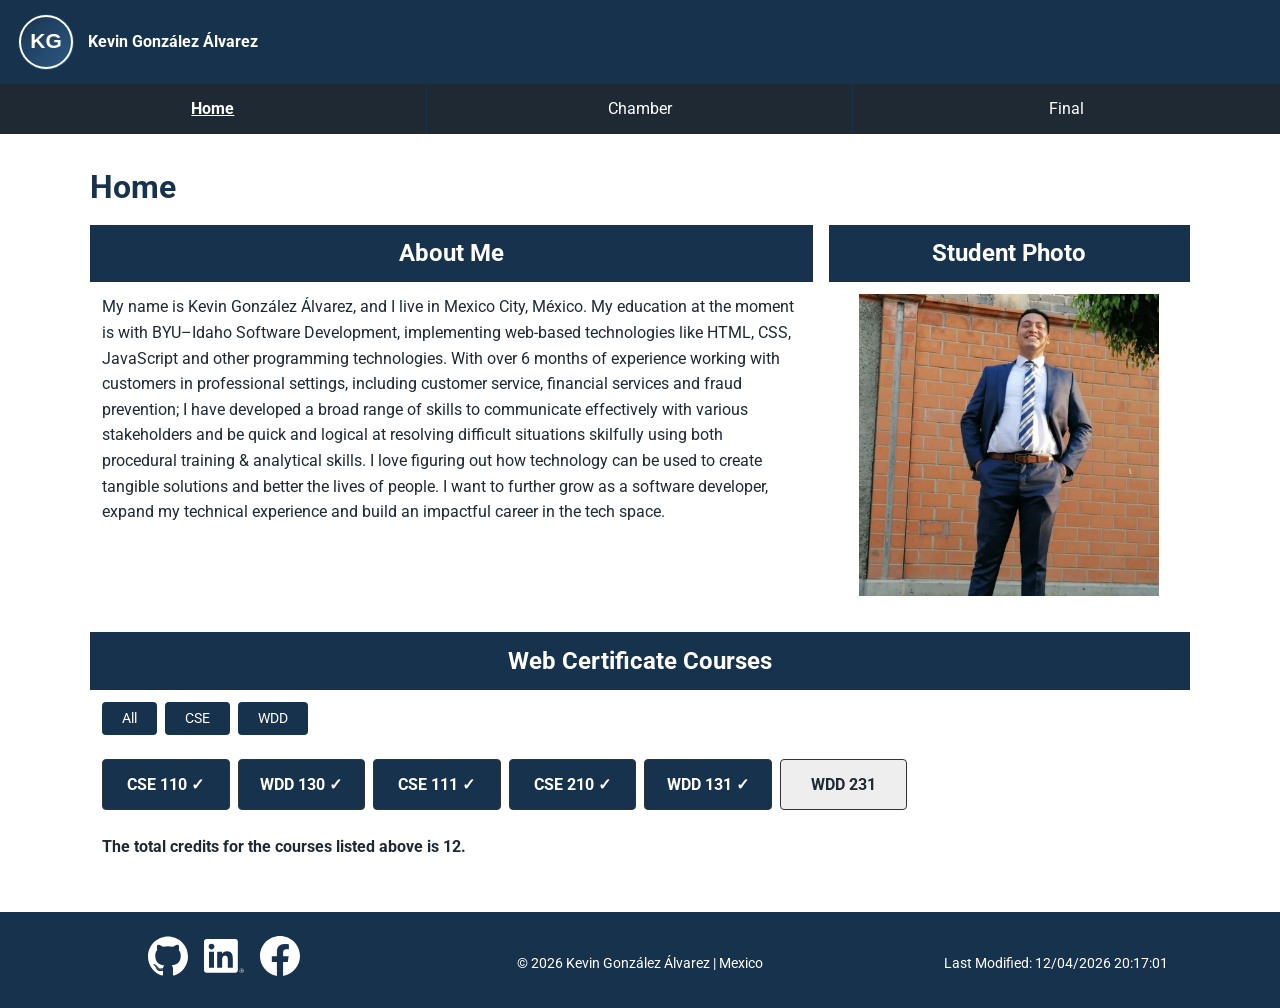
<file: index.html>
<!DOCTYPE html>
<html lang="en">
<head>
  <meta charset="UTF-8">
  <meta name="viewport" content="width=device-width, initial-scale=1.0">
  <meta name="description" content="WDD 231 course home page for Kevin González Álvarez.">
  <meta name="author" content="Kevin González Álvarez">
  <meta property="og:title" content="WDD 231 Course Home Page | Kevin González Álvarez">
  <meta property="og:description" content="Course home page for Kevin González Álvarez featuring web development projects and certificate courses.">
  <meta property="og:image" content="https://kevingonzalezalvarez.github.io/wdd231/images/social-preview.jpg">
  <meta property="og:url" content="https://kevingonzalezalvarez.github.io/wdd231/">
  <title>WDD 231 Course Home Page | Kevin González Álvarez</title>
  <link rel="icon" href="favicon.ico">
  <link rel="preconnect" href="https://fonts.googleapis.com">
  <link rel="preconnect" href="https://fonts.gstatic.com" crossorigin>
  <link href="https://fonts.googleapis.com/css2?family=Roboto:wght@400;700&display=swap" rel="stylesheet">
  <link rel="stylesheet" href="styles/small.css">
  <link rel="stylesheet" href="styles/larger.css">
  <script src="scripts/navigation.js" defer></script>
  <script src="scripts/date.js" defer></script>
  <script src="scripts/course.js" defer></script>
</head>
<body>
  <header>
    <img src="images/logo.svg" alt="Site logo" width="60" height="60">
    <span>Kevin González Álvarez</span>
    <button
      id="menu-button"
      type="button"
      aria-label="Open navigation menu"
      aria-expanded="false"
    >☰</button>
  </header>

  <nav id="navigation">
    <ul>
      <li><a href="index.html" class="active">Home</a></li>
      <li><a href="chamber/index.html">Chamber</a></li>
      <li><a href="wdd231-projects/index.html">Final</a></li>
    </ul>
  </nav>

  <main>
    <h1>Home</h1>

    <div class="main-grid">
      <section class="about">
        <h2>About Me</h2>
        <p>
          My name is Kevin González Álvarez, and I live in Mexico City, México. My education at the moment is with BYU–Idaho Software Development, implementing web-based technologies like HTML, CSS, JavaScript and other programming technologies. With over 6 months of experience working with customers in professional settings, including customer service, financial services and fraud prevention; I have developed a broad range of skills to communicate effectively with various stakeholders and be quick and logical at resolving difficult situations skilfully using both procedural training & analytical skills. I love figuring out how technology can be used to create tangible solutions and better the lives of people. I want to further grow as a software developer, expand my technical experience and build an impactful career in the tech space.
        </p>
      </section>

      <section class="photo">
        <h2>Student Photo</h2>
        <img
          src="images/profile.webp"
          alt="Kevin González Álvarez"
          width="300"
          height="400"
        >
      </section>
    </div>

    <section class="courses">
      <h2>Web Certificate Courses</h2>

      <div class="course-filters">
        <button id="all-courses" type="button">All</button>
        <button id="cse-courses" type="button">CSE</button>
        <button id="wdd-courses" type="button">WDD</button>
      </div>

      <div id="course-list"></div>

      <p class="credits-total">
        The total credits for the courses listed above is
        <span id="total-credits"></span>.
      </p>
    </section>
  </main>

  <footer>
    <div class="social-links">
      <a
        href="https://github.com/copilot"
        target="_blank"
        rel="noopener"
        aria-label="GitHub profile"
      >
        <img src="images/github.svg" alt="" width="40" height="40">
      </a>
      <a
        href="https://www.linkedin.com/feed/"
        target="_blank"
        rel="noopener"
        aria-label="LinkedIn profile"
      >
        <img src="images/linkedin.svg" alt="" width="40" height="40">
      </a>
      <a
        href="https://www.facebook.com/"
        target="_blank"
        rel="noopener"
        aria-label="Facebook profile"
      >
        <img src="images/facebook.svg" alt="" width="40" height="40">
      </a>
    </div>
    <div class="copyright">
      <p>&copy; <span id="currentyear"></span> Kevin González Álvarez | Mexico</p>
    </div>
    <div class="last-modified">
      <p id="lastModified"></p>
    </div>
  </footer>
</body>
</html>
</file>
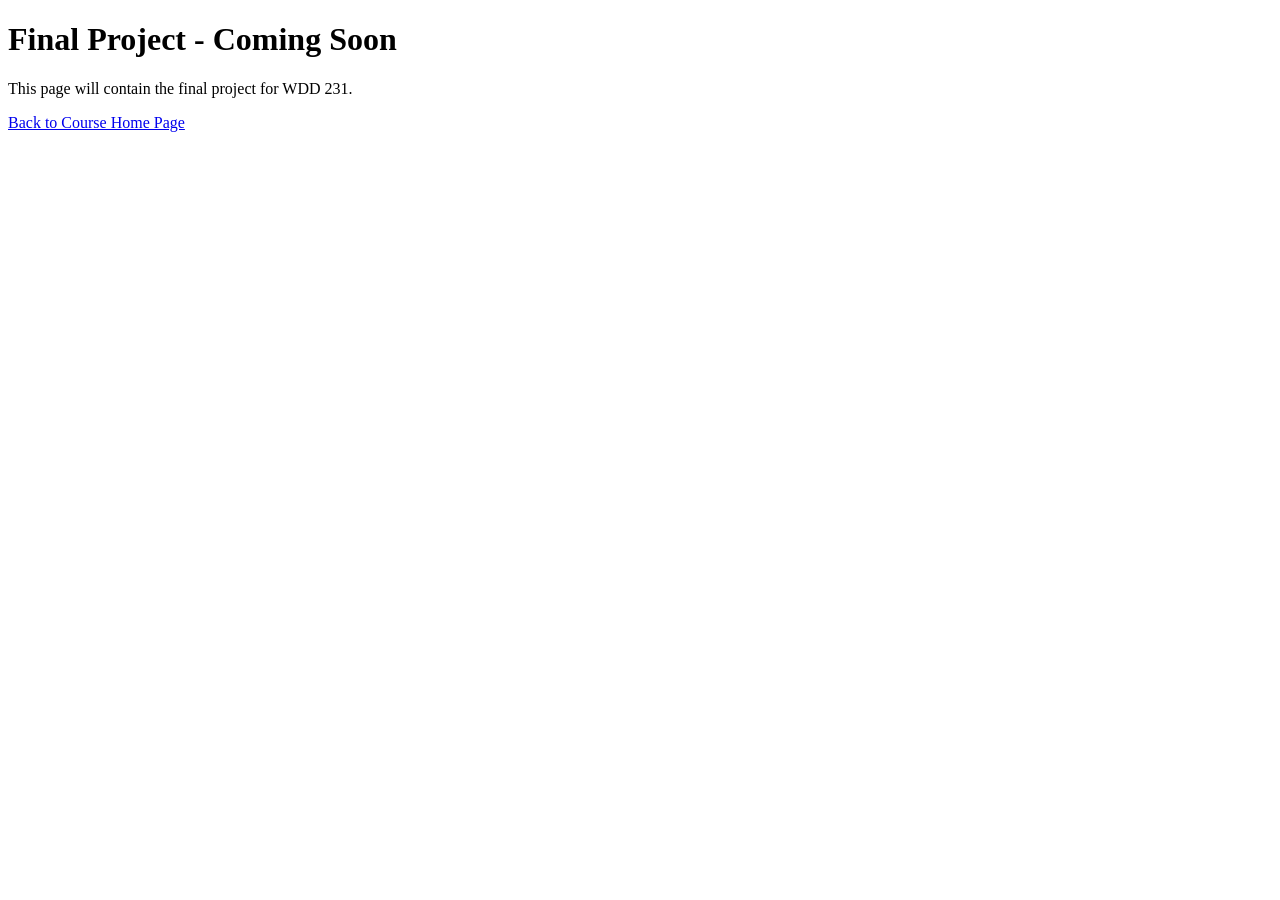
<file: wdd231-projects/index.html>
<!DOCTYPE html>
<html lang="en">
<head>
  <meta charset="UTF-8">
  <meta name="viewport" content="width=device-width, initial-scale=1.0">
  <meta name="description" content="Placeholder page for final WDD 231 projects.">
  <meta name="author" content="Kevin González Álvarez">
  <title>Final Project | Coming Soon</title>
</head>
<body>
  <main>
    <h1>Final Project - Coming Soon</h1>
    <p>This page will contain the final project for WDD 231.</p>
    <p><a href="../index.html">Back to Course Home Page</a></p>
  </main>
</body>
</html>
</file>
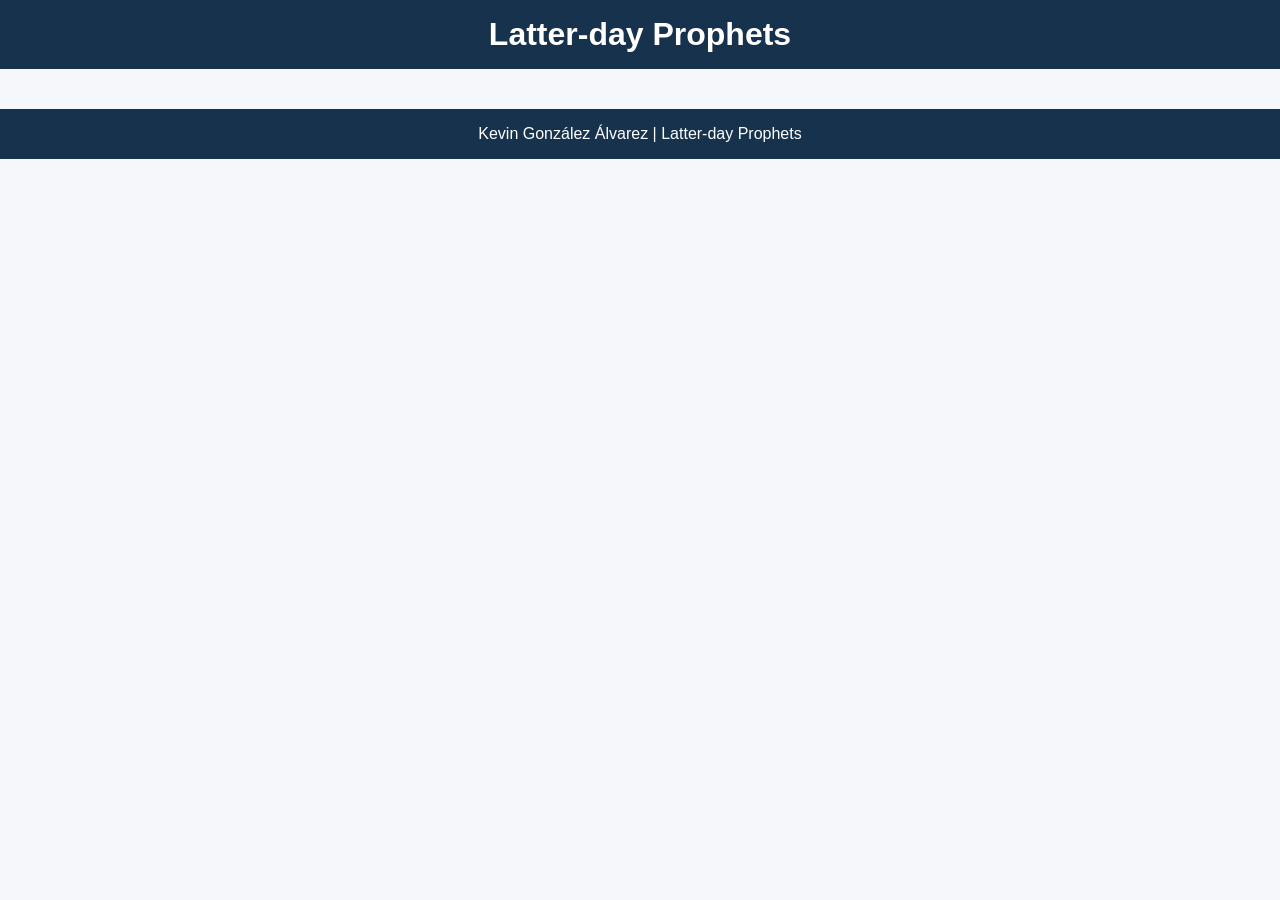
<file: prophets.html>
<!DOCTYPE html>
<html lang="en">
<head>
  <meta charset="UTF-8">
  <meta name="viewport" content="width=device-width, initial-scale=1.0">
  <meta name="description" content="A dynamically generated list of Latter-day prophets.">
  <meta name="author" content="Kevin González Álvarez">
  <title>Latter-day Prophets</title>
  <link rel="stylesheet" href="styles/prophets.css">
  <script src="scripts/prophets.js" defer></script>
</head>
<body>
  <header>
    <h1>Latter-day Prophets</h1>
  </header>
  <main>
    <div id="cards"></div>
  </main>
  <footer>
    Kevin González Álvarez | Latter-day Prophets
  </footer>
</body>
</html>
</file>
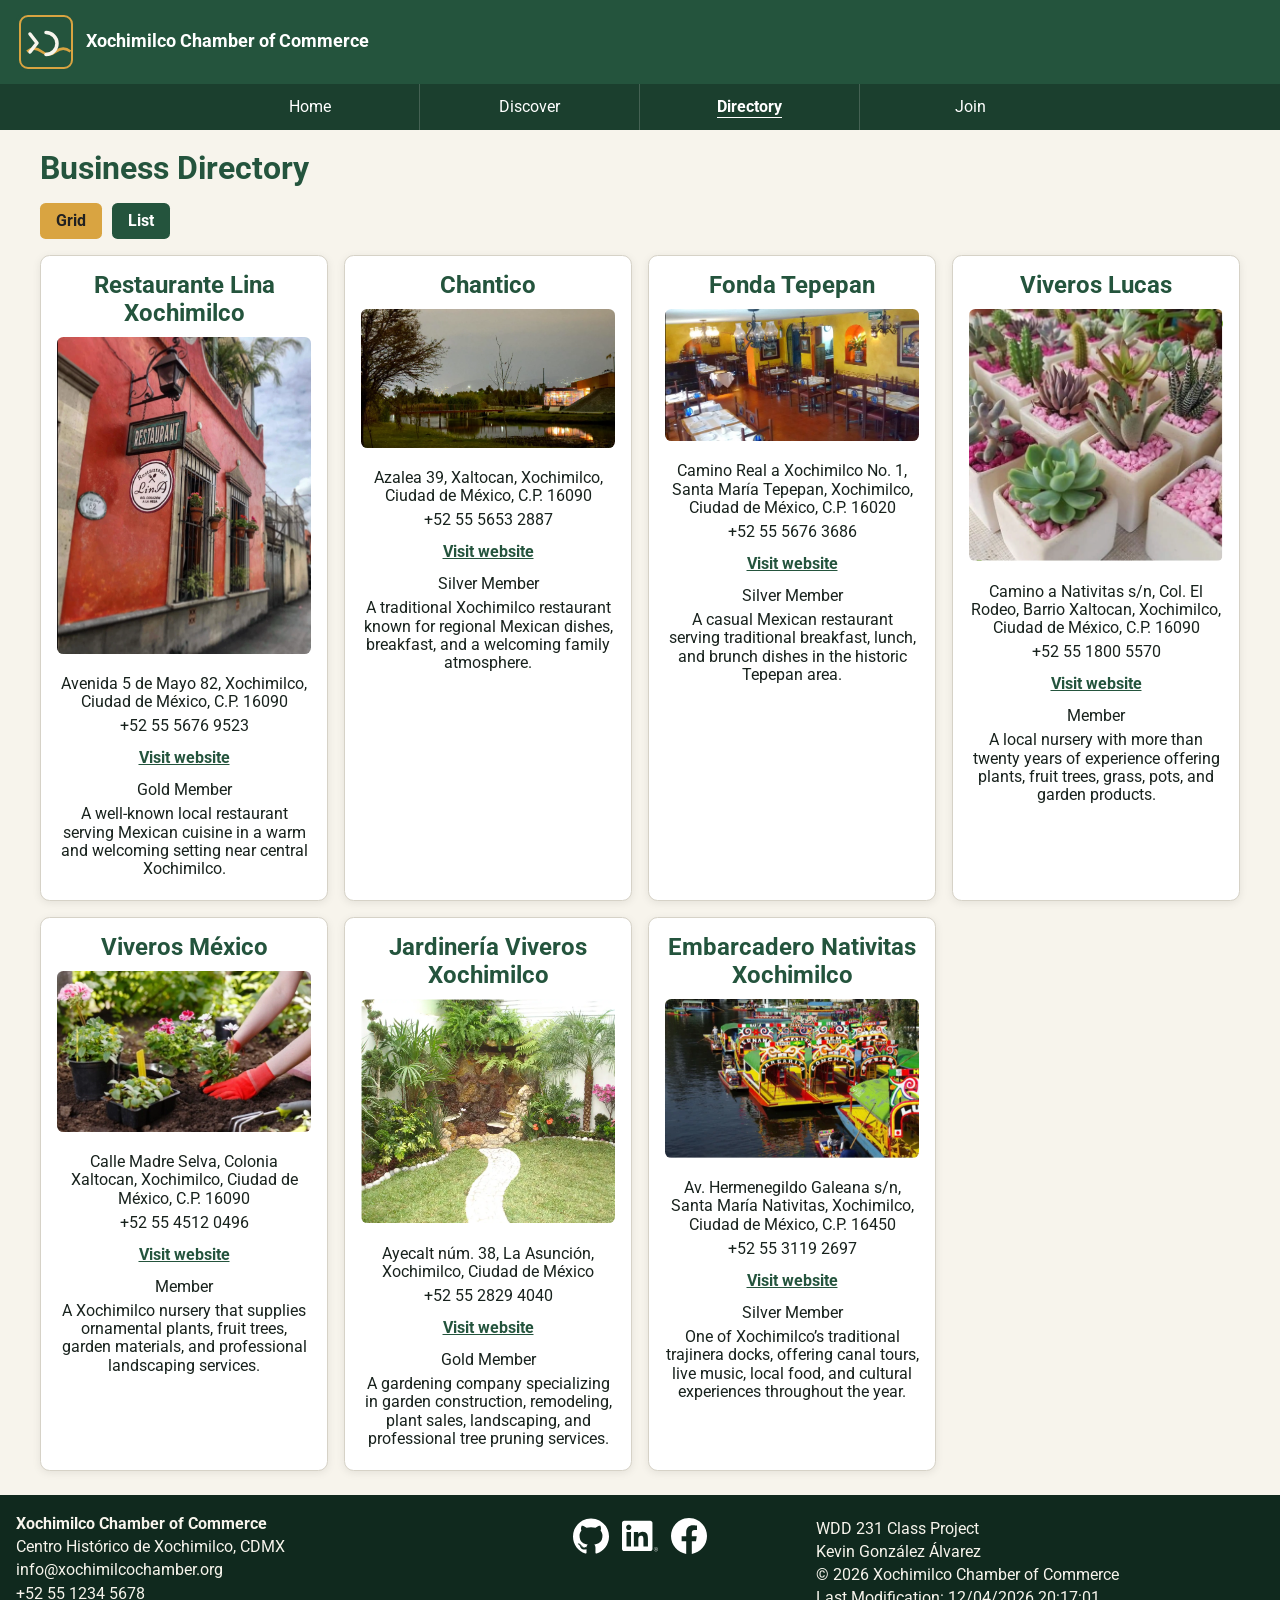
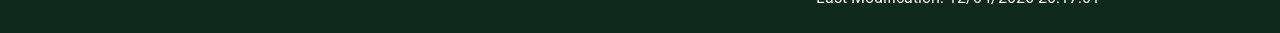
<file: chamber/directory.html>
<!DOCTYPE html>
<html lang="en">
<head>
  <meta charset="UTF-8">
  <meta name="viewport" content="width=device-width, initial-scale=1.0">
  <meta name="description" content="Explore local businesses and organizations that are members of the Xochimilco Chamber of Commerce.">
  <meta name="author" content="Kevin González Álvarez">
  <meta property="og:title" content="Xochimilco Chamber of Commerce Directory">
  <meta property="og:description" content="Discover local businesses, services, and organizations that support the economic community of Xochimilco.">
  <meta property="og:image" content="https://kiven1300.github.io/wdd231/chamber/images/social-preview.webp">
  <meta property="og:url" content="https://kiven1300.github.io/wdd231/chamber/directory.html">
  <title>Xochimilco Chamber of Commerce Directory</title>
  <link rel="icon" href="favicon.ico">
  <link rel="preconnect" href="https://fonts.googleapis.com">
  <link rel="preconnect" href="https://fonts.gstatic.com" crossorigin>
  <link href="https://fonts.googleapis.com/css2?family=Roboto:wght@400;700&display=swap" rel="stylesheet">
  <link rel="stylesheet" href="styles/normalize.css">
  <link rel="stylesheet" href="styles/small.css">
  <link rel="stylesheet" href="styles/larger.css">
  <script src="scripts/navigation.js" defer></script>
  <script src="scripts/directory.js" defer></script>
  <script src="scripts/dates.js" defer></script>
</head>
<body class="directory-page">
  <header>
    <a class="brand" href="index.html">
      <img src="images/logo.svg" alt="Xochimilco Chamber of Commerce logo" width="60" height="60">
      <span>Xochimilco Chamber of Commerce</span>
    </a>
    <button id="menu-button" type="button" aria-label="Open navigation menu" aria-expanded="false">☰</button>
  </header>
  <nav id="navigation">
    <ul>
      <li><a href="index.html">Home</a></li>
      <li><a href="discover.html">Discover</a></li>
      <li><a href="directory.html" class="active">Directory</a></li>
      <li><a href="join.html">Join</a></li>
    </ul>
  </nav>
  <main>
    <h1>Business Directory</h1>
    <div class="view-buttons">
      <button id="grid-view" type="button" aria-pressed="true">Grid</button>
      <button id="list-view" type="button" aria-pressed="false">List</button>
    </div>
    <section id="members" class="member-grid" aria-label="Directory members"></section>
  </main>
  <footer>
    <div class="contact-info">
      <strong>Xochimilco Chamber of Commerce</strong>
      <p>Centro Histórico de Xochimilco, CDMX</p>
      <p>info@xochimilcochamber.org</p>
      <p>+52 55 1234 5678</p>
    </div>
    <div class="social-links">
      <a href="https://github.com/Kiven1300" target="_blank" rel="noopener" aria-label="GitHub profile">
        <img src="images/github.svg" alt="" width="36" height="36">
      </a>
      <a href="https://www.linkedin.com/" target="_blank" rel="noopener" aria-label="LinkedIn profile">
        <img src="images/linkedin.svg" alt="" width="36" height="36">
      </a>
      <a href="https://www.facebook.com/" target="_blank" rel="noopener" aria-label="Facebook profile">
        <img src="images/facebook.svg" alt="" width="36" height="36">
      </a>
    </div>
    <div class="development-info">
      <p>WDD 231 Class Project</p>
      <p>Kevin González Álvarez</p>
      <p>&copy; <span id="current-year"></span> Xochimilco Chamber of Commerce</p>
      <p id="last-modified"></p>
    </div>
  </footer>
</body>
</html>
</file>
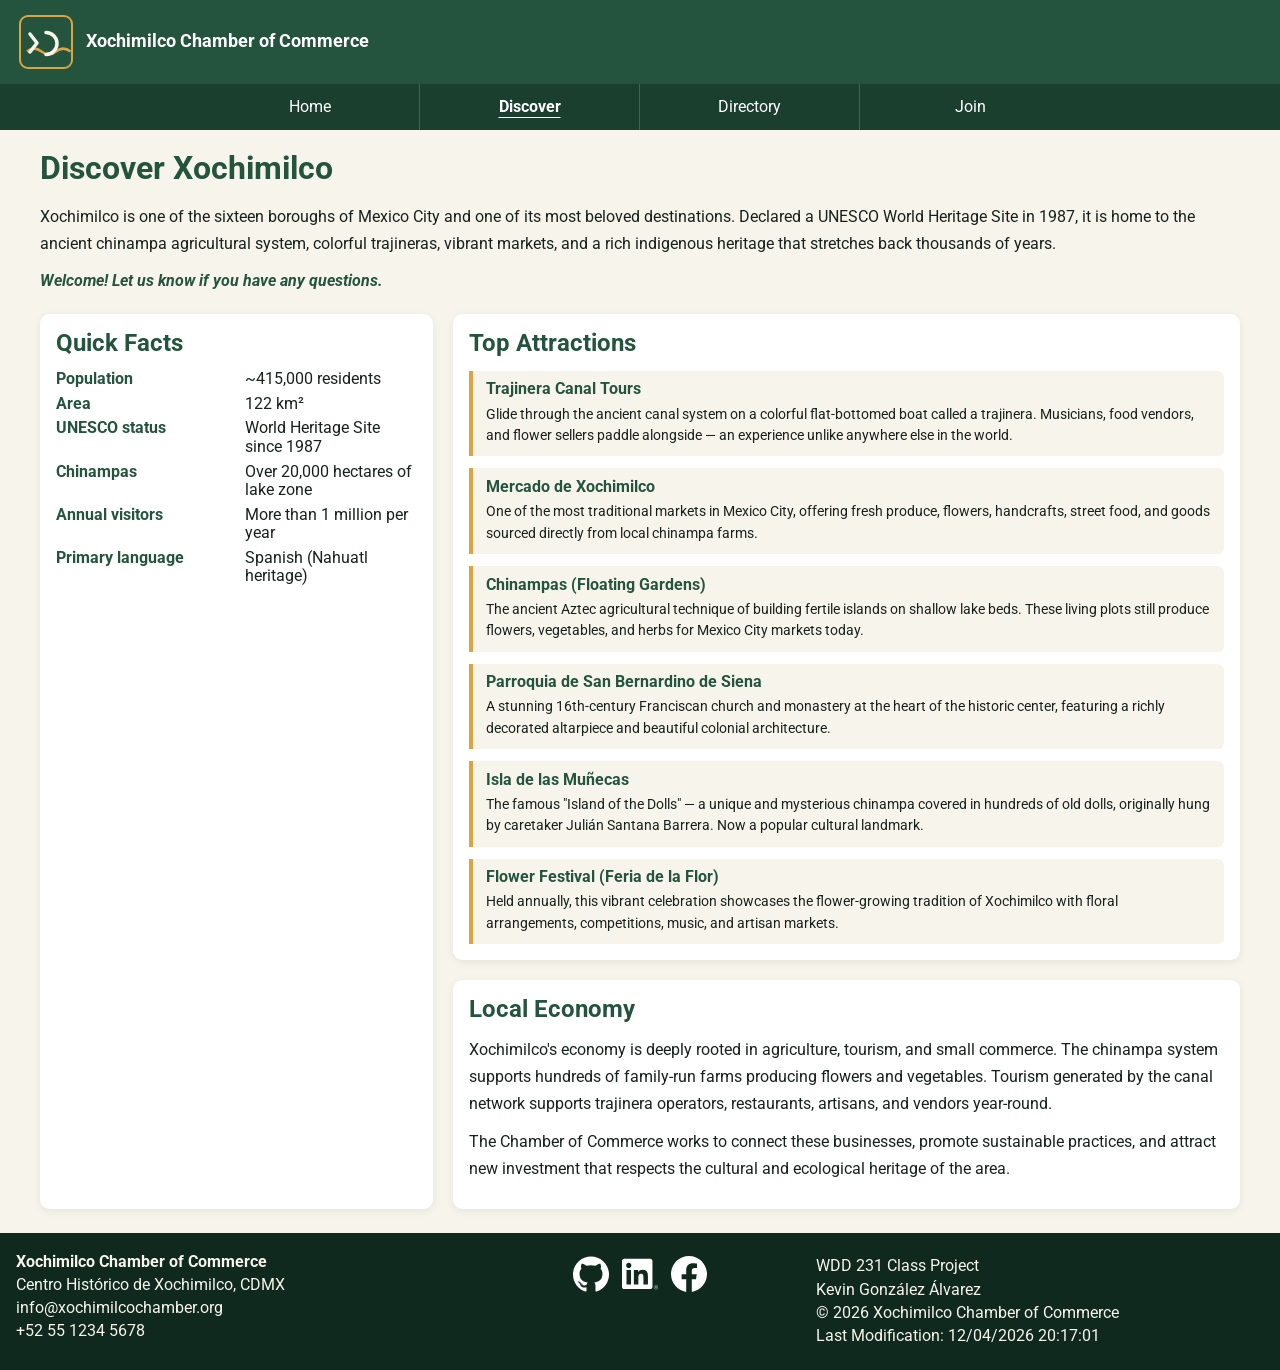
<file: chamber/discover.html>
<!DOCTYPE html>
<html lang="en">
<head>
  <meta charset="UTF-8">
  <meta name="viewport" content="width=device-width, initial-scale=1.0">
  <meta
    name="description"
    content="Discover the history, culture, and statistics of Xochimilco — one of Mexico City's most iconic UNESCO World Heritage areas."
  >
  <meta name="author" content="Kevin González Álvarez">
  <meta property="og:title" content="Discover Xochimilco | Chamber of Commerce">
  <meta
    property="og:description"
    content="Explore the history, demographics, economy, and attractions of Xochimilco, CDMX."
  >
  <meta
    property="og:image"
    content="https://kiven1300.github.io/wdd231/chamber/images/social-preview.webp"
  >
  <meta
    property="og:url"
    content="https://kiven1300.github.io/wdd231/chamber/discover.html"
  >
  <title>Discover Xochimilco | Chamber of Commerce</title>
  <link rel="icon" href="favicon.ico">
  <link rel="preconnect" href="https://fonts.googleapis.com">
  <link rel="preconnect" href="https://fonts.gstatic.com" crossorigin>
  <link href="https://fonts.googleapis.com/css2?family=Roboto:wght@400;700&display=swap" rel="stylesheet">
  <link rel="stylesheet" href="styles/normalize.css">
  <link rel="stylesheet" href="styles/small.css">
  <link rel="stylesheet" href="styles/larger.css">
  <script src="scripts/navigation.js" defer></script>
  <script src="scripts/dates.js" defer></script>
  <script src="scripts/discover.js" defer></script>
</head>
<body class="discover-page">
  <header>
    <a class="brand" href="index.html">
      <img src="images/logo.svg" alt="Xochimilco Chamber of Commerce logo" width="60" height="60">
      <span>Xochimilco Chamber of Commerce</span>
    </a>
    <button id="menu-button" type="button" aria-label="Open navigation menu" aria-expanded="false">☰</button>
  </header>
  <nav id="navigation">
    <ul>
      <li><a href="index.html">Home</a></li>
      <li><a href="discover.html" class="active">Discover</a></li>
      <li><a href="directory.html">Directory</a></li>
      <li><a href="join.html">Join</a></li>
    </ul>
  </nav>

  <main>
    <h1>Discover Xochimilco</h1>

    <section class="discover-intro">
      <p>
        Xochimilco is one of the sixteen boroughs of Mexico City and one of its
        most beloved destinations. Declared a UNESCO World Heritage Site in 1987,
        it is home to the ancient chinampa agricultural system, colorful
        trajineras, vibrant markets, and a rich indigenous heritage that
        stretches back thousands of years.
      </p>
      <p id="visit-message" aria-live="polite"></p>
    </section>

    <div class="discover-grid">
      <section class="discover-stats">
        <h2>Quick Facts</h2>
        <dl>
          <dt>Population</dt>
          <dd>~415,000 residents</dd>

          <dt>Area</dt>
          <dd>122 km²</dd>

          <dt>UNESCO status</dt>
          <dd>World Heritage Site since 1987</dd>

          <dt>Chinampas</dt>
          <dd>Over 20,000 hectares of lake zone</dd>

          <dt>Annual visitors</dt>
          <dd>More than 1 million per year</dd>

          <dt>Primary language</dt>
          <dd>Spanish (Nahuatl heritage)</dd>
        </dl>
      </section>

      <section class="discover-attractions">
        <h2>Top Attractions</h2>

        <article class="attraction-card">
          <h3>Trajinera Canal Tours</h3>
          <p>
            Glide through the ancient canal system on a colorful flat-bottomed
            boat called a trajinera. Musicians, food vendors, and flower sellers
            paddle alongside — an experience unlike anywhere else in the world.
          </p>
        </article>

        <article class="attraction-card">
          <h3>Mercado de Xochimilco</h3>
          <p>
            One of the most traditional markets in Mexico City, offering fresh
            produce, flowers, handcrafts, street food, and goods sourced
            directly from local chinampa farms.
          </p>
        </article>

        <article class="attraction-card">
          <h3>Chinampas (Floating Gardens)</h3>
          <p>
            The ancient Aztec agricultural technique of building fertile islands
            on shallow lake beds. These living plots still produce flowers,
            vegetables, and herbs for Mexico City markets today.
          </p>
        </article>

        <article class="attraction-card">
          <h3>Parroquia de San Bernardino de Siena</h3>
          <p>
            A stunning 16th-century Franciscan church and monastery at the heart
            of the historic center, featuring a richly decorated altarpiece and
            beautiful colonial architecture.
          </p>
        </article>

        <article class="attraction-card">
          <h3>Isla de las Muñecas</h3>
          <p>
            The famous "Island of the Dolls" — a unique and mysterious chinampa
            covered in hundreds of old dolls, originally hung by caretaker
            Julián Santana Barrera. Now a popular cultural landmark.
          </p>
        </article>

        <article class="attraction-card">
          <h3>Flower Festival (Feria de la Flor)</h3>
          <p>
            Held annually, this vibrant celebration showcases the flower-growing
            tradition of Xochimilco with floral arrangements, competitions,
            music, and artisan markets.
          </p>
        </article>
      </section>

      <section class="discover-economy">
        <h2>Local Economy</h2>
        <p>
          Xochimilco's economy is deeply rooted in agriculture, tourism, and
          small commerce. The chinampa system supports hundreds of family-run
          farms producing flowers and vegetables. Tourism generated by the
          canal network supports trajinera operators, restaurants, artisans,
          and vendors year-round.
        </p>
        <p>
          The Chamber of Commerce works to connect these businesses, promote
          sustainable practices, and attract new investment that respects the
          cultural and ecological heritage of the area.
        </p>
      </section>
    </div>
  </main>

  <footer>
    <div class="contact-info">
      <strong>Xochimilco Chamber of Commerce</strong>
      <p>Centro Histórico de Xochimilco, CDMX</p>
      <p>info@xochimilcochamber.org</p>
      <p>+52 55 1234 5678</p>
    </div>
    <div class="social-links">
      <a href="https://github.com/Kiven1300" target="_blank" rel="noopener" aria-label="GitHub profile">
        <img src="images/github.svg" alt="" width="36" height="36">
      </a>
      <a href="https://www.linkedin.com/" target="_blank" rel="noopener" aria-label="LinkedIn profile">
        <img src="images/linkedin.svg" alt="" width="36" height="36">
      </a>
      <a href="https://www.facebook.com/" target="_blank" rel="noopener" aria-label="Facebook profile">
        <img src="images/facebook.svg" alt="" width="36" height="36">
      </a>
    </div>
    <div class="development-info">
      <p>WDD 231 Class Project</p>
      <p>Kevin González Álvarez</p>
      <p>&copy; <span id="current-year"></span> Xochimilco Chamber of Commerce</p>
      <p id="last-modified"></p>
    </div>
  </footer>
</body>
</html>
</file>
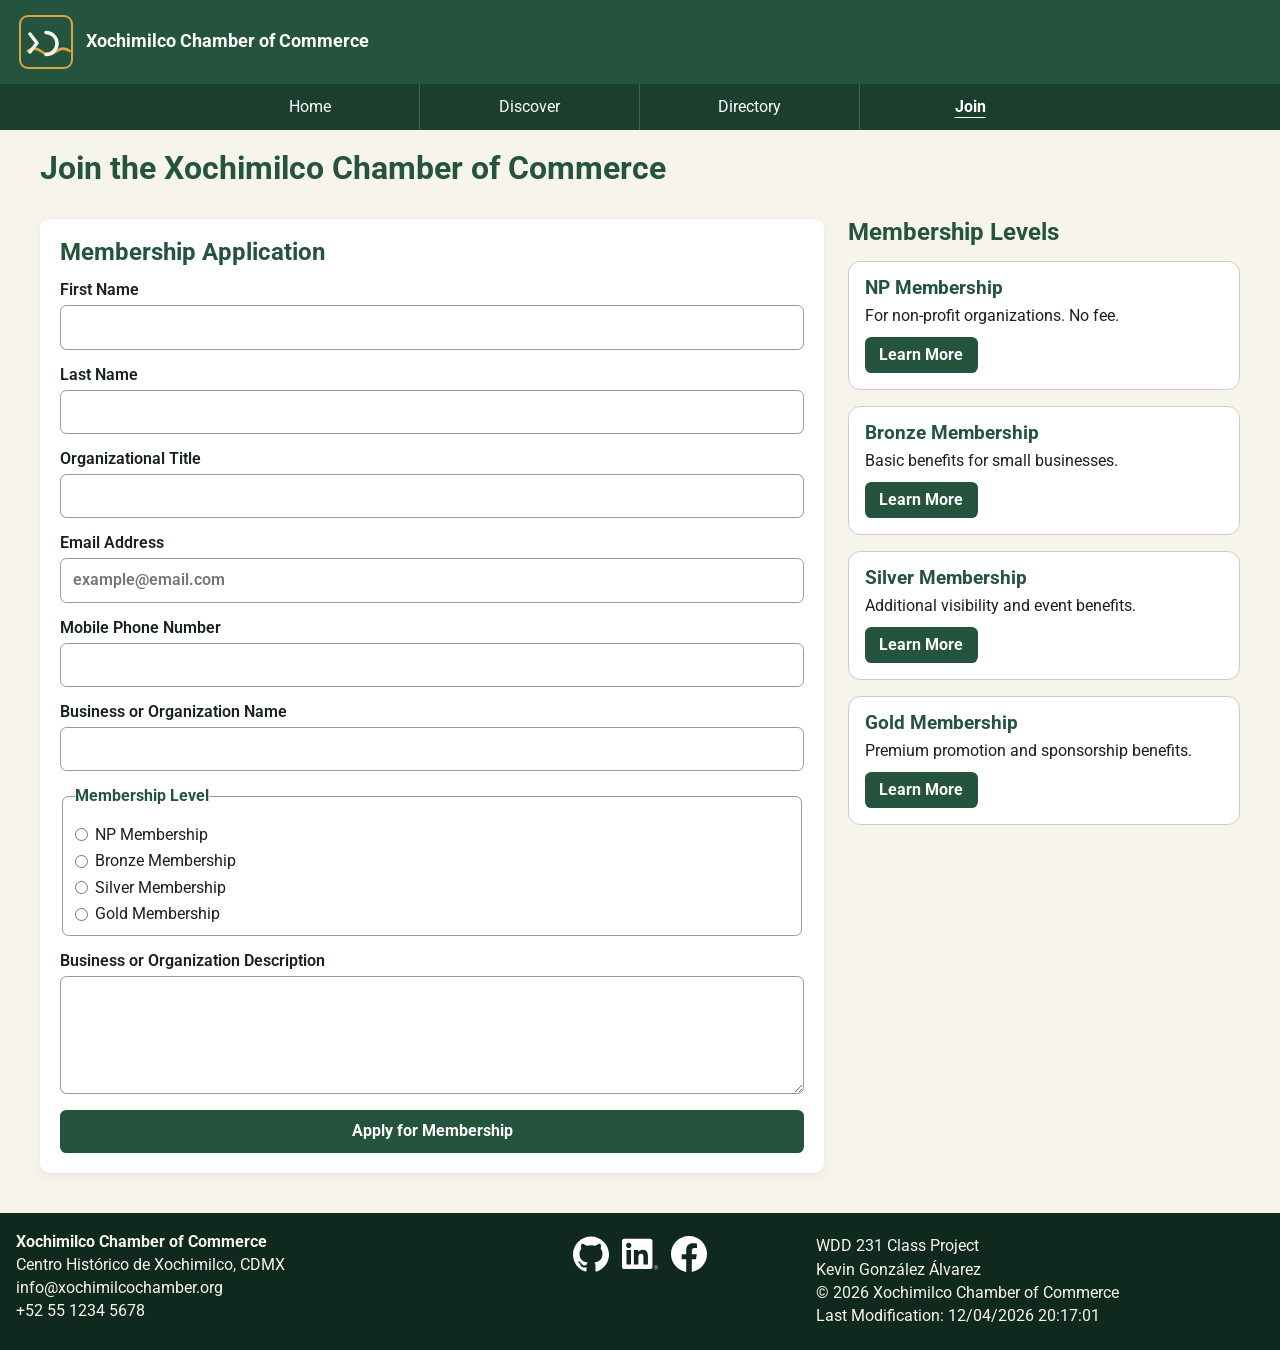
<file: chamber/join.html>
<!DOCTYPE html>
<html lang="en">
<head>
  <meta charset="UTF-8">
  <meta name="viewport" content="width=device-width, initial-scale=1.0">
  <meta
    name="description"
    content="Join the Xochimilco Chamber of Commerce. Choose a membership level and help grow the local business community."
  >
  <meta name="author" content="Kevin González Álvarez">
  <meta property="og:title" content="Join | Xochimilco Chamber of Commerce">
  <meta
    property="og:description"
    content="Become a member of the Xochimilco Chamber of Commerce. Select a membership level and submit your application today."
  >
  <meta
    property="og:image"
    content="https://kiven1300.github.io/wdd231/chamber/images/social-preview.webp"
  >
  <meta
    property="og:url"
    content="https://kiven1300.github.io/wdd231/chamber/join.html"
  >
  <title>Join | Xochimilco Chamber of Commerce</title>
  <link rel="icon" href="favicon.ico">
  <link rel="preconnect" href="https://fonts.googleapis.com">
  <link rel="preconnect" href="https://fonts.gstatic.com" crossorigin>
  <link href="https://fonts.googleapis.com/css2?family=Roboto:wght@400;700&display=swap" rel="stylesheet">
  <link rel="stylesheet" href="styles/normalize.css">
  <link rel="stylesheet" href="styles/small.css">
  <link rel="stylesheet" href="styles/larger.css">
  <script src="scripts/navigation.js" defer></script>
  <script src="scripts/dates.js" defer></script>
  <script src="scripts/join.js" defer></script>
</head>
<body class="join-page">
  <header>
    <a class="brand" href="index.html">
      <img src="images/logo.svg" alt="Xochimilco Chamber of Commerce logo" width="60" height="60">
      <span>Xochimilco Chamber of Commerce</span>
    </a>
    <button id="menu-button" type="button" aria-label="Open navigation menu" aria-expanded="false">☰</button>
  </header>
  <nav id="navigation">
    <ul>
      <li><a href="index.html">Home</a></li>
      <li><a href="discover.html">Discover</a></li>
      <li><a href="directory.html">Directory</a></li>
      <li><a href="join.html" class="active">Join</a></li>
    </ul>
  </nav>

  <main>
    <h1>Join the Xochimilco Chamber of Commerce</h1>

    <div class="join-layout">
      <section class="join-form-section">
        <h2>Membership Application</h2>

        <form method="get" action="thankyou.html" class="join-form">
          <label>
            First Name
            <input
              type="text"
              name="first-name"
              title="Enter your first name"
              autocomplete="given-name"
              required
            >
          </label>

          <label>
            Last Name
            <input
              type="text"
              name="last-name"
              title="Enter your last name"
              autocomplete="family-name"
              required
            >
          </label>

          <label>
            Organizational Title
            <input
              type="text"
              name="organization-title"
              title="Enter your organizational title. Use at least seven letters, spaces, or hyphens."
              autocomplete="organization-title"
              pattern="[A-Za-z\s-]{7,}"
            >
          </label>

          <label>
            Email Address
            <input
              type="email"
              name="email"
              title="Enter your email address"
              autocomplete="email"
              placeholder="example@email.com"
              required
            >
          </label>

          <label>
            Mobile Phone Number
            <input
              type="tel"
              name="phone"
              title="Enter your mobile phone number"
              autocomplete="tel"
              required
            >
          </label>

          <label>
            Business or Organization Name
            <input
              type="text"
              name="organization"
              title="Enter your business or organization name"
              autocomplete="organization"
              required
            >
          </label>

          <fieldset>
            <legend>Membership Level</legend>

            <label>
              <input
                type="radio"
                name="membership"
                value="np"
                title="Select NP Membership"
                required
              >
              NP Membership
            </label>

            <label>
              <input
                type="radio"
                name="membership"
                value="bronze"
                title="Select Bronze Membership"
              >
              Bronze Membership
            </label>

            <label>
              <input
                type="radio"
                name="membership"
                value="silver"
                title="Select Silver Membership"
              >
              Silver Membership
            </label>

            <label>
              <input
                type="radio"
                name="membership"
                value="gold"
                title="Select Gold Membership"
              >
              Gold Membership
            </label>
          </fieldset>

          <label>
            Business or Organization Description
            <textarea
              name="description"
              title="Describe your business or organization"
              rows="5"
            ></textarea>
          </label>

          <input type="hidden" name="timestamp" id="timestamp">

          <input type="submit" value="Apply for Membership">
        </form>
      </section>

      <section class="membership-section">
        <h2>Membership Levels</h2>

        <div class="membership-cards">
          <article class="membership-card">
            <h3>NP Membership</h3>
            <p>For non-profit organizations. No fee.</p>
            <button type="button" data-dialog="np-modal">Learn More</button>
          </article>

          <article class="membership-card">
            <h3>Bronze Membership</h3>
            <p>Basic benefits for small businesses.</p>
            <button type="button" data-dialog="bronze-modal">Learn More</button>
          </article>

          <article class="membership-card">
            <h3>Silver Membership</h3>
            <p>Additional visibility and event benefits.</p>
            <button type="button" data-dialog="silver-modal">Learn More</button>
          </article>

          <article class="membership-card">
            <h3>Gold Membership</h3>
            <p>Premium promotion and sponsorship benefits.</p>
            <button type="button" data-dialog="gold-modal">Learn More</button>
          </article>
        </div>
      </section>
    </div>

    <dialog id="np-modal">
      <h3>NP Membership Benefits</h3>
      <p>This level is designed for non-profit organizations and has no fee.</p>
      <ul>
        <li>Basic directory listing</li>
        <li>Community event invitations</li>
        <li>Access to chamber newsletters</li>
      </ul>
      <button type="button" class="close-modal">Close</button>
    </dialog>

    <dialog id="bronze-modal">
      <h3>Bronze Membership Benefits</h3>
      <p>This level is ideal for small businesses that want basic chamber visibility.</p>
      <ul>
        <li>Business directory listing</li>
        <li>Networking event invitations</li>
        <li>Member newsletter access</li>
      </ul>
      <button type="button" class="close-modal">Close</button>
    </dialog>

    <dialog id="silver-modal">
      <h3>Silver Membership Benefits</h3>
      <p>This level provides additional promotional opportunities and member discounts.</p>
      <ul>
        <li>Enhanced directory listing</li>
        <li>Training event discounts</li>
        <li>Social media promotion opportunities</li>
        <li>Eligibility for homepage spotlight ads</li>
      </ul>
      <button type="button" class="close-modal">Close</button>
    </dialog>

    <dialog id="gold-modal">
      <h3>Gold Membership Benefits</h3>
      <p>This level is designed for organizations that want premium visibility and sponsorship opportunities.</p>
      <ul>
        <li>Premium directory listing</li>
        <li>Priority homepage spotlight placement</li>
        <li>Event sponsorship opportunities</li>
        <li>Advertising opportunities</li>
        <li>Discounted chamber luncheon access</li>
      </ul>
      <button type="button" class="close-modal">Close</button>
    </dialog>
  </main>

  <footer>
    <div class="contact-info">
      <strong>Xochimilco Chamber of Commerce</strong>
      <p>Centro Histórico de Xochimilco, CDMX</p>
      <p>info@xochimilcochamber.org</p>
      <p>+52 55 1234 5678</p>
    </div>
    <div class="social-links">
      <a href="https://github.com/Kiven1300" target="_blank" rel="noopener" aria-label="GitHub profile">
        <img src="images/github.svg" alt="" width="36" height="36">
      </a>
      <a href="https://www.linkedin.com/" target="_blank" rel="noopener" aria-label="LinkedIn profile">
        <img src="images/linkedin.svg" alt="" width="36" height="36">
      </a>
      <a href="https://www.facebook.com/" target="_blank" rel="noopener" aria-label="Facebook profile">
        <img src="images/facebook.svg" alt="" width="36" height="36">
      </a>
    </div>
    <div class="development-info">
      <p>WDD 231 Class Project</p>
      <p>Kevin González Álvarez</p>
      <p>&copy; <span id="current-year"></span> Xochimilco Chamber of Commerce</p>
      <p id="last-modified"></p>
    </div>
  </footer>
</body>
</html>
</file>
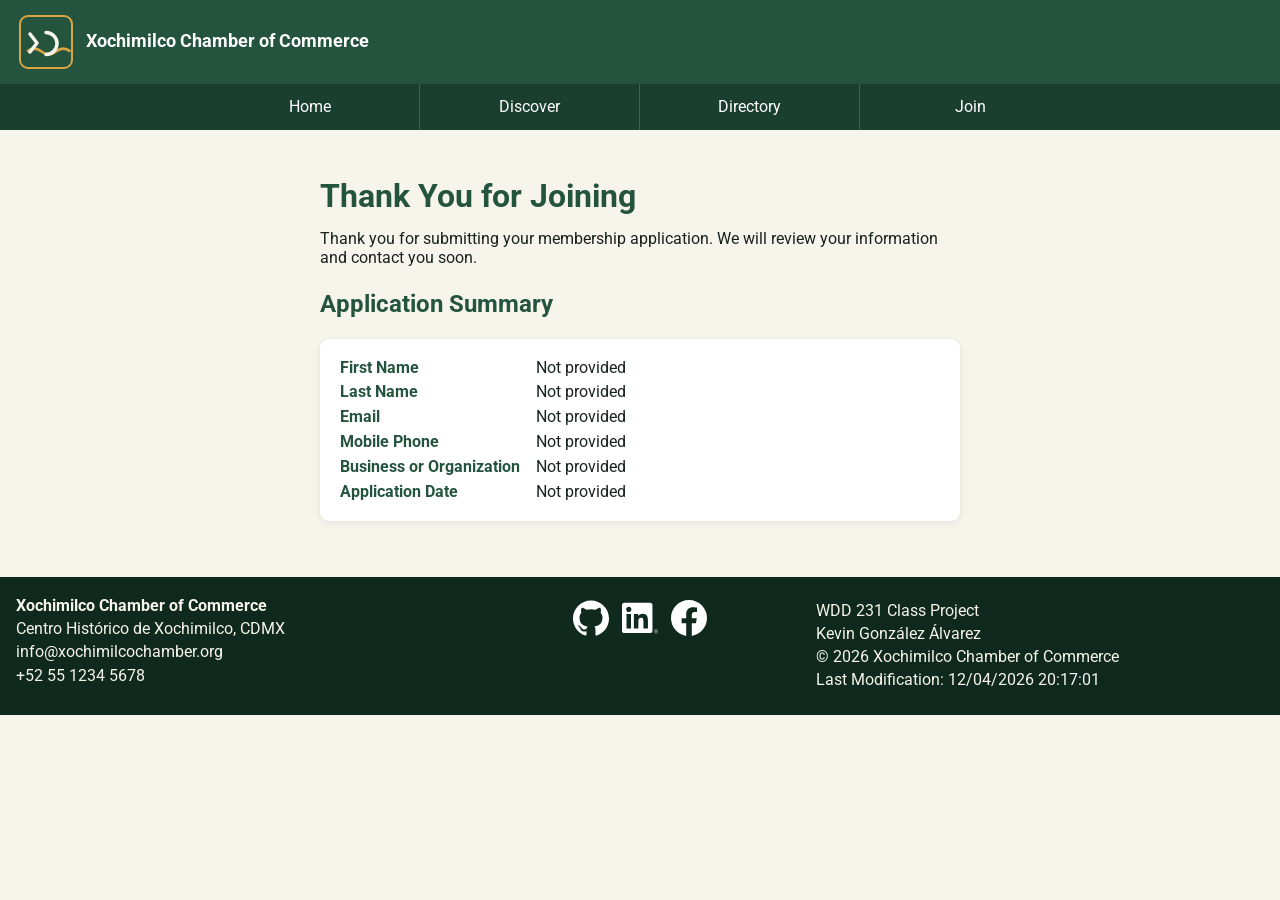
<file: chamber/thankyou.html>
<!DOCTYPE html>
<html lang="en">
<head>
  <meta charset="UTF-8">
  <meta name="viewport" content="width=device-width, initial-scale=1.0">
  <meta
    name="description"
    content="Thank you for submitting your chamber membership application. Review your submitted information for the Xochimilco Chamber of Commerce."
  >
  <meta name="author" content="Kevin González Álvarez">
  <meta property="og:title" content="Thank You | Xochimilco Chamber of Commerce">
  <meta
    property="og:description"
    content="Application confirmation page for new chamber membership requests in Xochimilco."
  >
  <meta
    property="og:image"
    content="https://kiven1300.github.io/wdd231/chamber/images/social-preview.webp"
  >
  <meta
    property="og:url"
    content="https://kiven1300.github.io/wdd231/chamber/thankyou.html"
  >
  <title>Thank You | Xochimilco Chamber of Commerce</title>
  <link rel="icon" href="favicon.ico">
  <link rel="preconnect" href="https://fonts.googleapis.com">
  <link rel="preconnect" href="https://fonts.gstatic.com" crossorigin>
  <link href="https://fonts.googleapis.com/css2?family=Roboto:wght@400;700&display=swap" rel="stylesheet">
  <link rel="stylesheet" href="styles/normalize.css">
  <link rel="stylesheet" href="styles/small.css">
  <link rel="stylesheet" href="styles/larger.css">
  <script src="scripts/navigation.js" defer></script>
  <script src="scripts/dates.js" defer></script>
  <script src="scripts/thankyou.js" defer></script>
</head>
<body class="thankyou-page">
  <header>
    <a class="brand" href="index.html">
      <img src="images/logo.svg" alt="Xochimilco Chamber of Commerce logo" width="60" height="60">
      <span>Xochimilco Chamber of Commerce</span>
    </a>
    <button id="menu-button" type="button" aria-label="Open navigation menu" aria-expanded="false">☰</button>
  </header>
  <nav id="navigation">
    <ul>
      <li><a href="index.html">Home</a></li>
      <li><a href="discover.html">Discover</a></li>
      <li><a href="directory.html">Directory</a></li>
      <li><a href="join.html">Join</a></li>
    </ul>
  </nav>

  <main>
    <section class="thank-you">
      <h1>Thank You for Joining</h1>
      <p>
        Thank you for submitting your membership application. We will review your
        information and contact you soon.
      </p>

      <h2>Application Summary</h2>
      <dl class="submitted-info">
        <dt>First Name</dt>
        <dd id="display-first-name"></dd>

        <dt>Last Name</dt>
        <dd id="display-last-name"></dd>

        <dt>Email</dt>
        <dd id="display-email"></dd>

        <dt>Mobile Phone</dt>
        <dd id="display-phone"></dd>

        <dt>Business or Organization</dt>
        <dd id="display-organization"></dd>

        <dt>Application Date</dt>
        <dd id="display-timestamp"></dd>
      </dl>
    </section>
  </main>

  <footer>
    <div class="contact-info">
      <strong>Xochimilco Chamber of Commerce</strong>
      <p>Centro Histórico de Xochimilco, CDMX</p>
      <p>info@xochimilcochamber.org</p>
      <p>+52 55 1234 5678</p>
    </div>
    <div class="social-links">
      <a href="https://github.com/Kiven1300" target="_blank" rel="noopener" aria-label="GitHub profile">
        <img src="images/github.svg" alt="" width="36" height="36">
      </a>
      <a href="https://www.linkedin.com/" target="_blank" rel="noopener" aria-label="LinkedIn profile">
        <img src="images/linkedin.svg" alt="" width="36" height="36">
      </a>
      <a href="https://www.facebook.com/" target="_blank" rel="noopener" aria-label="Facebook profile">
        <img src="images/facebook.svg" alt="" width="36" height="36">
      </a>
    </div>
    <div class="development-info">
      <p>WDD 231 Class Project</p>
      <p>Kevin González Álvarez</p>
      <p>&copy; <span id="current-year"></span> Xochimilco Chamber of Commerce</p>
      <p id="last-modified"></p>
    </div>
  </footer>
</body>
</html>
</file>
<file: styles/small.css>
* {
  margin: 0;
  padding: 0;
  box-sizing: border-box;
}

body {
  font-family: 'Roboto', sans-serif;
  line-height: 1.6;
  color: #1f2933;
  background-color: #ffffff;
  overflow-wrap: break-word;
}

img {
  max-width: 100%;
  height: auto;
}

header {
  background-color: #17324d;
  color: #ffffff;
  padding: 0.75rem 1rem;
  display: flex;
  justify-content: space-between;
  align-items: center;
  gap: 0.75rem;
}

header span {
  font-weight: 700;
  font-size: 1rem;
  flex: 1;
}

#menu-button {
  background: none;
  border: 2px solid #ffffff;
  color: #ffffff;
  font-size: 1.4rem;
  cursor: pointer;
  padding: 0.2rem 0.5rem;
  border-radius: 4px;
  line-height: 1;
}

#navigation ul {
  display: none;
  list-style: none;
  margin: 0;
  padding: 0;
  background-color: #1f2933;
}

#navigation.open ul {
  display: block;
}

#navigation a {
  display: block;
  color: #ffffff;
  text-decoration: none;
  padding: 0.75rem 1rem;
  border-bottom: 1px solid #17324d;
}

#navigation a:hover {
  background-color: #17324d;
}

#navigation a.active {
  font-weight: 700;
  text-decoration: underline;
}

main {
  width: min(100% - 2rem, 1100px);
  margin: 0 auto;
  padding: 1rem 0;
}

h1 {
  padding: 0.75rem 0;
  color: #17324d;
}

.main-grid {
  display: grid;
  gap: 1rem;
}

section {
  margin-bottom: 1.5rem;
}

section h2 {
  margin: 0;
  padding: 0.6rem;
  text-align: center;
  background-color: #17324d;
  color: #ffffff;
}

.about p {
  padding: 0.75rem;
}

.photo img {
  display: block;
  width: 100%;
  max-width: 300px;
  height: auto;
  margin: 0.75rem auto;
}

.course-filters {
  display: flex;
  gap: 0.5rem;
  padding: 0.75rem;
  flex-wrap: wrap;
}

.course-filters button {
  padding: 0.5rem 1.25rem;
  background-color: #17324d;
  color: #ffffff;
  border: none;
  cursor: pointer;
  border-radius: 4px;
  font-family: 'Roboto', sans-serif;
  font-size: 0.9rem;
}

.course-filters button:hover {
  background-color: #1f2933;
}

#course-list {
  display: grid;
  grid-template-columns: repeat(auto-fill, minmax(120px, 1fr));
  gap: 0.5rem;
  padding: 0.75rem;
}

.course-card {
  padding: 0.75rem;
  border: 1px solid #333333;
  background-color: #eeeeee;
  text-align: center;
  font-weight: 700;
  border-radius: 4px;
}

.course-card.completed {
  background-color: #17324d;
  color: #ffffff;
}

.credits-total {
  padding: 0.75rem;
  font-weight: 700;
}

footer {
  background-color: #17324d;
  color: #ffffff;
  padding: 1.5rem 1rem;
  text-align: center;
}

.social-links {
  display: flex;
  justify-content: center;
  gap: 1rem;
  margin-bottom: 1rem;
}

.social-links img {
  filter: brightness(0) invert(1);
}

.copyright,
.last-modified {
  font-size: 0.85rem;
  margin-top: 0.5rem;
}
</file>
<file: styles/larger.css>
@media screen and (min-width: 768px) {
  #menu-button {
    display: none;
  }
  #navigation ul {
    display: flex;
  }

  #navigation li {
    flex: 1;
  }

  #navigation a {
    text-align: center;
    border-bottom: none;
    border-right: 1px solid #17324d;
  }

  #navigation li:last-child a {
    border-right: none;
  }

  .main-grid {
    grid-template-columns: 2fr 1fr;
  }
  footer {
    display: grid;
    grid-template-columns: 1fr 1fr 1fr;
    align-items: center;
    text-align: center;
  }

  .social-links {
    margin-bottom: 0;
  }
}
</file>
<file: styles/prophets.css>
* {
  margin: 0;
  padding: 0;
  box-sizing: border-box;
}

body {
  font-family: 'Roboto', sans-serif;
  background-color: #f5f7fb;
  color: #1f2933;
  min-height: 100vh;
}

header,
footer {
  background-color: #17324d;
  color: #ffffff;
  text-align: center;
  padding: 1rem;
}

main {
  width: min(100% - 2rem, 1200px);
  margin: 0 auto;
  padding: 1.25rem 0;
}

#cards {
  display: grid;
  grid-template-columns: repeat(auto-fit, minmax(260px, 1fr));
  gap: 1rem;
}

#cards section {
  background-color: #ffffff;
  border: 1px solid #d9e2ec;
  border-radius: 10px;
  box-shadow: 0 3px 10px rgba(0, 0, 0, 0.08);
  padding: 1rem;
  text-align: center;
}

#cards h2 {
  color: #17324d;
  margin-bottom: 0.6rem;
}

#cards p {
  margin: 0.25rem 0;
}

#cards img {
  width: 100%;
  max-width: 340px;
  height: auto;
  border-radius: 8px;
  margin-top: 0.8rem;
}
</file>
<file: chamber/styles/small.css>
* {
  box-sizing: border-box;
}

:root {
  --primary: #24543d;
  --secondary: #d9a441;
  --background: #f7f4ec;
  --text: #18221d;
  --accent: #7a3045;
  --surface: #ffffff;
}

body {
  margin: 0;
  font-family: 'Roboto', sans-serif;
  background-color: var(--background);
  color: var(--text);
}

a {
  color: var(--primary);
}

a:hover,
a:focus-visible {
  color: var(--accent);
}

header {
  background-color: var(--primary);
  color: #ffffff;
  display: flex;
  align-items: center;
  justify-content: space-between;
  gap: 0.75rem;
  padding: 0.75rem 1rem;
}

.brand {
  display: flex;
  align-items: center;
  gap: 0.65rem;
  color: #ffffff;
  text-decoration: none;
  min-width: 0;
}

.brand img {
  flex: 0 0 auto;
}

.brand span {
  font-weight: 700;
  font-size: 0.98rem;
  line-height: 1.2;
}

#menu-button {
  border: 2px solid #ffffff;
  background: transparent;
  color: #ffffff;
  font-size: 1.4rem;
  border-radius: 0.35rem;
  padding: 0.2rem 0.45rem;
  cursor: pointer;
}

#navigation ul {
  list-style: none;
  padding: 0;
  margin: 0;
  display: none;
  background-color: #1b3f2e;
}

#navigation.open ul {
  display: block;
}

#navigation a {
  color: #ffffff;
  text-decoration: none;
  display: block;
  padding: 0.85rem 1rem;
  border-top: 1px solid rgba(255, 255, 255, 0.18);
}

#navigation a.active {
  font-weight: 700;
  text-decoration: underline;
  text-underline-offset: 0.3rem;
}

#navigation a:hover,
#navigation a:focus-visible {
  background-color: #2f694e;
}

main {
  width: min(100% - 2rem, 1200px);
  margin: 0 auto;
  padding: 1rem 0 1.5rem;
}

h1 {
  margin: 0.3rem 0 1rem;
  color: var(--primary);
}

.view-buttons {
  display: flex;
  flex-wrap: wrap;
  gap: 0.6rem;
  margin-bottom: 1rem;
}

.view-buttons button {
  border: none;
  background-color: var(--primary);
  color: #ffffff;
  padding: 0.55rem 1rem;
  border-radius: 0.35rem;
  cursor: pointer;
  font-weight: 700;
}

.view-buttons button[aria-pressed='true'] {
  background-color: var(--secondary);
  color: #212121;
}

.member-grid {
  display: grid;
  grid-template-columns: 1fr;
  gap: 1rem;
}

.member-grid article {
  background-color: var(--surface);
  border: 1px solid #d6d2c7;
  border-radius: 0.6rem;
  padding: 1rem;
  text-align: center;
  box-shadow: 0 2px 8px rgba(0, 0, 0, 0.08);
}

.member-grid h2 {
  margin: 0 0 0.6rem;
  color: var(--primary);
}

.member-grid img {
  width: 100%;
  max-width: 300px;
  height: auto;
  object-fit: cover;
  border-radius: 0.4rem;
  margin-bottom: 0.7rem;
}

.member-grid p {
  margin: 0.35rem 0;
}

.member-grid .member-link {
  display: inline-block;
  margin: 0.5rem 0;
  font-weight: 700;
}

.member-list {
  display: block;
}

.member-list article {
  display: grid;
  gap: 0.5rem;
  padding: 0.9rem;
  border-bottom: 1px solid #d3cfc6;
}

.member-list article:nth-child(even) {
  background-color: #edf4f2;
}

.member-list h2 {
  margin: 0;
  font-size: 1.1rem;
  color: var(--primary);
}

.member-list img {
  display: none;
}

.member-list p {
  margin: 0;
}

.member-list .member-link {
  width: fit-content;
  font-weight: 700;
}

footer {
  background-color: #10291e;
  color: #f7f4ec;
  padding: 1.25rem 1rem;
  display: grid;
  gap: 1rem;
}

footer p {
  margin: 0.3rem 0;
}

.social-links {
  display: flex;
  gap: 0.8rem;
}

.social-links a {
  display: inline-flex;
}

.social-links img {
  filter: brightness(0) invert(1);
}

/* ── Hero ──────────────────────────────────────────────────────────────────── */

.hero {
  position: relative;
  overflow: hidden;
}

.hero img {
  width: 100%;
  height: auto;
  display: block;
}

.hero-content {
  padding: 1.25rem 1rem;
  background-color: var(--primary);
  color: #ffffff;
  text-align: center;
}

.hero-content h1 {
  margin: 0 0 0.6rem;
  color: #ffffff;
  font-size: 1.4rem;
  line-height: 1.2;
}

.hero-content p {
  margin: 0 0 0.8rem;
  font-size: 0.95rem;
  line-height: 1.5;
}

.cta-button {
  display: inline-block;
  padding: 0.75rem 1.4rem;
  background-color: var(--secondary);
  color: #18221d;
  text-decoration: none;
  font-weight: 700;
  border-radius: 0.4rem;
  transition: background-color 0.2s ease;
}

.cta-button:hover,
.cta-button:focus-visible {
  background-color: #c08d2f;
  color: #18221d;
}

/* ── Home Grid ─────────────────────────────────────────────────────────────── */

.home-grid {
  display: grid;
  gap: 1.25rem;
  padding: 1rem 0;
}

/* ── Events ────────────────────────────────────────────────────────────────── */

.events {
  background-color: var(--surface);
  border-radius: 0.6rem;
  padding: 1rem;
  box-shadow: 0 2px 8px rgba(0, 0, 0, 0.07);
}

.events h2 {
  margin: 0 0 0.8rem;
  color: var(--primary);
}

.events article {
  border-left: 4px solid var(--secondary);
  padding: 0.6rem 0.8rem;
  margin-bottom: 0.75rem;
  background-color: #f7f4ec;
  border-radius: 0 0.4rem 0.4rem 0;
}

.events article:last-child {
  margin-bottom: 0;
}

.events h3 {
  margin: 0 0 0.35rem;
  font-size: 1rem;
  color: var(--primary);
}

.events p {
  margin: 0;
  font-size: 0.9rem;
  line-height: 1.5;
}

/* ── Weather ───────────────────────────────────────────────────────────────── */

.weather {
  background-color: var(--surface);
  border-radius: 0.6rem;
  padding: 1rem;
  box-shadow: 0 2px 8px rgba(0, 0, 0, 0.07);
}

.weather h2,
.weather h3 {
  color: var(--primary);
}

.weather h2 {
  margin: 0 0 0.75rem;
}

.weather h3 {
  margin: 0.9rem 0 0.5rem;
  font-size: 1rem;
}

.current-weather p {
  margin: 0 0 0.4rem;
}

.current-weather figure {
  display: flex;
  align-items: center;
  gap: 0.5rem;
  margin: 0 0 0.5rem;
}

.current-weather figcaption {
  font-size: 0.95rem;
  color: var(--text);
}

#forecast-cards {
  display: grid;
  gap: 0.75rem;
  grid-template-columns: repeat(3, 1fr);
}

#forecast-cards div {
  padding: 0.75rem 0.5rem;
  border: 1px solid #d6d2c7;
  border-radius: 0.5rem;
  background-color: #f7f4ec;
  text-align: center;
}

#forecast-cards h4 {
  margin: 0 0 0.3rem;
  font-size: 0.8rem;
  color: var(--primary);
}

#forecast-cards img {
  display: block;
  margin: 0 auto;
}

#forecast-cards p {
  margin: 0.2rem 0 0;
  font-size: 0.9rem;
  font-weight: 700;
}

/* ── Spotlights ────────────────────────────────────────────────────────────── */

.spotlights {
  background-color: var(--surface);
  border-radius: 0.6rem;
  padding: 1rem;
  box-shadow: 0 2px 8px rgba(0, 0, 0, 0.07);
}

.spotlights h2 {
  margin: 0 0 0.8rem;
  color: var(--primary);
}

#spotlight-cards {
  display: grid;
  gap: 1rem;
}

#spotlight-cards article {
  border: 1px solid #d6d2c7;
  border-radius: 0.6rem;
  padding: 1rem;
  text-align: center;
}

#spotlight-cards h3 {
  margin: 0 0 0.6rem;
  color: var(--primary);
  font-size: 1rem;
}

#spotlight-cards img {
  width: 100%;
  max-width: 280px;
  height: auto;
  object-fit: cover;
  border-radius: 0.4rem;
  margin-bottom: 0.6rem;
}

#spotlight-cards p {
  margin: 0.3rem 0;
  font-size: 0.9rem;
}

#spotlight-cards .member-link {
  display: inline-block;
  margin: 0.5rem 0.45rem 0 0;
  font-weight: 700;
}

.membership-badge {
  display: inline-block;
  width: fit-content;
  margin: 0;
  padding: 0.25rem 0.7rem;
  border-radius: 1rem;
  font-size: 0.8rem;
  font-weight: 700;
  background-color: var(--secondary);
  color: #18221d;
}

/* ── Discover ──────────────────────────────────────────────────────────────── */

.discover-intro {
  margin-bottom: 1.25rem;
  line-height: 1.7;
}

.discover-intro p {
  margin: 0 0 0.6rem;
}

#visit-message {
  font-style: italic;
  color: var(--primary);
  font-weight: 700;
}

.discover-grid {
  display: grid;
  gap: 1.25rem;
}

.discover-stats {
  background-color: var(--surface);
  border-radius: 0.6rem;
  padding: 1rem;
  box-shadow: 0 2px 8px rgba(0, 0, 0, 0.07);
}

.discover-stats h2 {
  margin: 0 0 0.75rem;
  color: var(--primary);
}

.discover-stats dl {
  margin: 0;
  display: grid;
  grid-template-columns: 1fr 1fr;
  gap: 0.4rem 1rem;
}

.discover-stats dt {
  font-weight: 700;
  color: var(--primary);
}

.discover-stats dd {
  margin: 0;
}

.discover-attractions {
  background-color: var(--surface);
  border-radius: 0.6rem;
  padding: 1rem;
  box-shadow: 0 2px 8px rgba(0, 0, 0, 0.07);
}

.discover-attractions h2 {
  margin: 0 0 0.8rem;
  color: var(--primary);
}

.attraction-card {
  border-left: 4px solid var(--secondary);
  padding: 0.6rem 0.8rem;
  margin-bottom: 0.75rem;
  background-color: #f7f4ec;
  border-radius: 0 0.4rem 0.4rem 0;
}

.attraction-card:last-child {
  margin-bottom: 0;
}

.attraction-card h3 {
  margin: 0 0 0.3rem;
  font-size: 1rem;
  color: var(--primary);
}

.attraction-card p {
  margin: 0;
  font-size: 0.9rem;
  line-height: 1.5;
}

.discover-economy {
  background-color: var(--surface);
  border-radius: 0.6rem;
  padding: 1rem;
  box-shadow: 0 2px 8px rgba(0, 0, 0, 0.07);
}

.discover-economy h2 {
  margin: 0 0 0.75rem;
  color: var(--primary);
}

.discover-economy p {
  margin: 0 0 0.65rem;
  line-height: 1.7;
}

/* ── Join ──────────────────────────────────────────────────────────────────── */

.join-layout {
  display: grid;
  gap: 1.5rem;
  padding: 1rem 0;
}

.membership-section h2,
.join-form-section h2 {
  margin: 0 0 0.9rem;
  color: var(--primary);
}

.join-form-section {
  background-color: var(--surface);
  border-radius: 0.6rem;
  padding: 1.25rem;
  box-shadow: 0 2px 8px rgba(0, 0, 0, 0.07);
}

.join-form {
  display: grid;
  gap: 1rem;
}

.join-form label {
  display: grid;
  gap: 0.35rem;
  font-weight: 600;
}

.join-form input,
.join-form textarea {
  width: 100%;
  padding: 0.75rem;
  border: 1px solid #999;
  border-radius: 0.4rem;
  font: inherit;
}

.join-form fieldset {
  border: 1px solid #999;
  border-radius: 0.4rem;
  padding: 0.75rem;
}

.join-form legend {
  font-weight: 700;
  color: var(--primary);
}

.join-form fieldset label {
  display: flex;
  align-items: center;
  gap: 0.45rem;
  margin-top: 0.5rem;
  font-weight: 400;
}

.join-form input[type='radio'] {
  width: auto;
  padding: 0;
}

.join-form input:focus,
.join-form textarea:focus {
  outline: 2px solid var(--primary);
  outline-offset: 2px;
}

.join-form input[type='submit'] {
  border: none;
  cursor: pointer;
  background-color: var(--primary);
  color: #ffffff;
  font-weight: 700;
}

.join-form input[type='submit']:hover,
.join-form input[type='submit']:focus-visible {
  background-color: #1b3f2e;
}

.membership-cards {
  display: grid;
  gap: 1rem;
}

.membership-card {
  padding: 1rem;
  border: 1px solid #ccc;
  border-radius: 0.75rem;
  background-color: #ffffff;
  animation: fade-up 0.8s ease-out both;
}

.membership-card:nth-child(2) {
  animation-delay: 0.15s;
}

.membership-card:nth-child(3) {
  animation-delay: 0.3s;
}

.membership-card:nth-child(4) {
  animation-delay: 0.45s;
}

.membership-card h3 {
  margin: 0 0 0.45rem;
  color: var(--primary);
}

.membership-card p {
  margin: 0 0 0.75rem;
}

.membership-card button {
  border: none;
  border-radius: 0.4rem;
  padding: 0.55rem 0.9rem;
  cursor: pointer;
  font: inherit;
  font-weight: 700;
  background-color: var(--primary);
  color: #ffffff;
}

.membership-card button:hover,
.membership-card button:focus-visible {
  background-color: #1b3f2e;
}

dialog {
  border: none;
  border-radius: 0.75rem;
  padding: 1.5rem;
  max-width: 90%;
  color: var(--text);
  background-color: #ffffff;
}

dialog::backdrop {
  background-color: rgb(0 0 0 / 0.6);
}

.close-modal {
  margin-top: 1rem;
  border: none;
  border-radius: 0.4rem;
  padding: 0.55rem 0.9rem;
  cursor: pointer;
  font: inherit;
  font-weight: 700;
  background-color: var(--primary);
  color: #ffffff;
}

@keyframes fade-up {
  from {
    opacity: 0;
    transform: translateY(1rem);
  }

  to {
    opacity: 1;
    transform: translateY(0);
  }
}

/* ── Thank You ─────────────────────────────────────────────────────────────── */

.thank-you {
  max-width: 640px;
  margin: 2rem auto;
}

.thank-you h1,
.thank-you h2 {
  color: var(--primary);
}

.thank-you > p {
  margin-bottom: 1.5rem;
}

.submitted-info {
  background-color: var(--surface);
  border-radius: 0.6rem;
  padding: 1.25rem;
  box-shadow: 0 2px 8px rgba(0, 0, 0, 0.07);
  margin: 0;
  display: grid;
  grid-template-columns: auto 1fr;
  gap: 0.4rem 1rem;
}

.submitted-info dt {
  font-weight: 700;
  color: var(--primary);
}

.submitted-info dd {
  margin: 0;
}
</file>
<file: chamber/styles/larger.css>
@media screen and (min-width: 768px) {
  .brand span {
    font-size: 1.1rem;
  }

  #menu-button {
    display: none;
  }

  #navigation ul,
  #navigation.open ul {
    display: flex;
    justify-content: center;
  }

  #navigation li {
    flex: 1;
    max-width: 220px;
  }

  #navigation a {
    text-align: center;
    border-top: none;
    border-right: 1px solid rgba(255, 255, 255, 0.18);
  }

  #navigation li:last-child a {
    border-right: none;
  }

  .member-grid {
    grid-template-columns: repeat(auto-fit, minmax(250px, 1fr));
  }

  .member-list article {
    grid-template-columns: 2fr 2fr 1fr 1fr;
    align-items: center;
    gap: 1rem;
  }

  .member-list h2 {
    font-size: 1rem;
  }

  .member-list .member-link {
    justify-self: start;
  }

  footer {
    grid-template-columns: 1.4fr 1fr 1.4fr;
    align-items: start;
  }

  .social-links {
    justify-content: center;
    margin-top: 0.2rem;
  }

  /* ── Hero desktop ──────────────────────────────────────────────────────────── */

  .hero {
    max-height: 520px;
  }

  .hero img {
    width: 100%;
    height: 520px;
    object-fit: cover;
  }

  .hero-content {
    position: absolute;
    left: 2rem;
    bottom: 2rem;
    max-width: 520px;
    background-color: rgba(36, 84, 61, 0.88);
    border-radius: 0.5rem;
    padding: 1.5rem;
    text-align: left;
  }

  .hero-content h1 {
    font-size: 1.8rem;
  }

  /* ── Home Grid desktop ─────────────────────────────────────────────────────── */

  .home-grid {
    grid-template-columns: 2fr 1fr;
    grid-template-rows: auto auto;
  }

  .home-grid .events {
    grid-column: 1;
    grid-row: 1;
  }

  .home-grid .weather {
    grid-column: 2;
    grid-row: 1;
  }

  .home-grid .spotlights {
    grid-column: 1 / -1;
    grid-row: 2;
  }

  /* ── Spotlights grid desktop ───────────────────────────────────────────────── */

  #spotlight-cards {
    grid-template-columns: repeat(3, 1fr);
  }

  /* ── Discover desktop ──────────────────────────────────────────────────────── */

  .discover-grid {
    grid-template-columns: 1fr 2fr;
    grid-template-rows: auto auto;
  }

  .discover-stats {
    grid-column: 1;
    grid-row: 1 / 3;
  }

  .discover-attractions {
    grid-column: 2;
    grid-row: 1;
  }

  .discover-economy {
    grid-column: 2;
    grid-row: 2;
  }

  /* ── Join desktop ──────────────────────────────────────────────────────────── */

  .join-layout {
    grid-template-columns: 2fr 1fr;
    align-items: start;
  }

  .membership-section {
    position: sticky;
    top: 1rem;
  }
}
</file>
